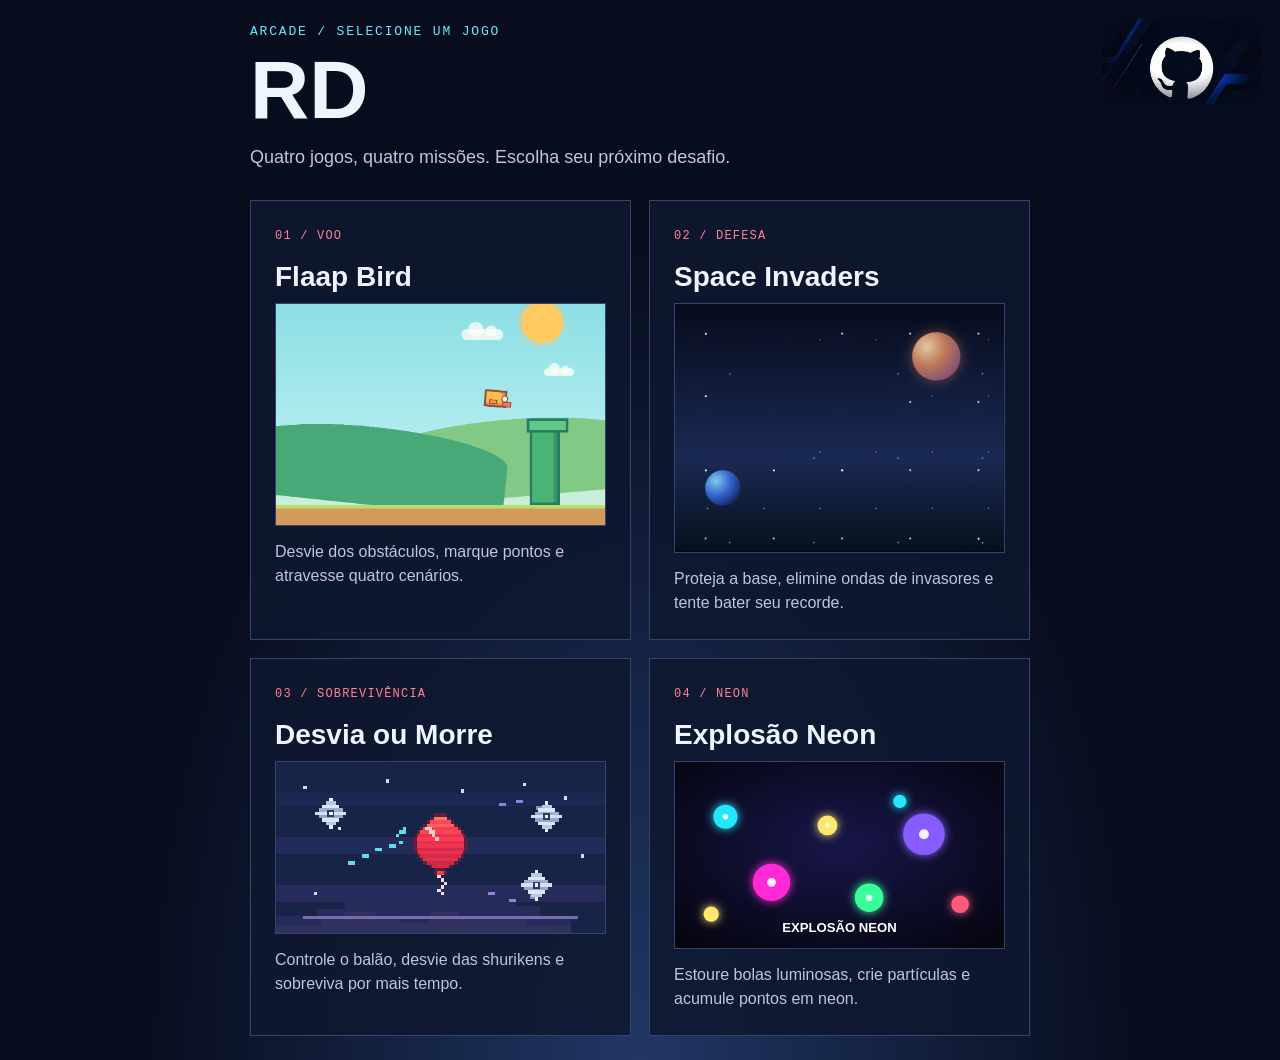
<file: index.html>
<!doctype html>
<html lang="pt-BR">
<head>
  <meta charset="utf-8">
  <meta name="viewport" content="width=device-width, initial-scale=1">
  <meta name="theme-color" content="#080d1e">
  <title>Arcade — RD</title>
  <style>
    :root {
      color-scheme: dark;
      font-family: 'Trebuchet MS', sans-serif;
      color: #eff5ff;
      background: #080d1e;
      font-synthesis: none;
      text-rendering: optimizeLegibility;
    }

    * { box-sizing: border-box; }

    body {
      min-width: 320px;
      min-height: 100vh;
      margin: 0;
      display: grid;
      place-items: center;
      padding: 24px;
      background: radial-gradient(ellipse at 50% 100%, #203765 0, transparent 55%), #080d1e;
    }

    main { width: min(100%, 780px); }

    .eyebrow {
      margin: 0 0 12px;
      color: #67eaff;
      font-family: Consolas, monospace;
      font-size: 13px;
      letter-spacing: 0.14em;
    }

    h1 {
      margin: 0;
      font-size: clamp(44px, 9vw, 82px);
      line-height: 0.95;
    }

    .intro {
      margin: 18px 0 32px;
      color: #bac7e2;
      font-size: 18px;
    }

    .games {
      display: grid;
      grid-template-columns: repeat(auto-fit, minmax(min(100%, 270px), 1fr));
      gap: 18px;
    }

    .game-card {
      display: block;
      min-height: 220px;
      padding: 24px;
      border: 1px solid #33456c;
      background: rgba(14, 23, 47, 0.88);
      color: inherit;
      text-decoration: none;
      transition: transform 160ms ease, border-color 160ms ease;
    }

    .game-card:hover {
      transform: translateY(-4px);
      border-color: #67eaff;
    }

    .game-card:focus-visible {
      outline: 3px solid #67eaff;
      outline-offset: 4px;
    }

    .game-card span {
      color: #ff8291;
      font-family: Consolas, monospace;
      font-size: 12px;
      letter-spacing: 0.1em;
    }

    .game-card h2 { margin: 18px 0 10px; font-size: 28px; }
    .game-card .game-image {
      display: block;
      width: 100%;
      height: auto;
      margin: 0 0 14px;
      border: 1px solid #33456c;
    }
    .game-card p { margin: 0; color: #bac7e2; line-height: 1.5; }

    .github-link {
      position: fixed;
      z-index: 10;
      top: 18px;
      right: 18px;
      display: block;
      width: min(160px, 22vw);
      transition: transform 160ms ease;
    }

    .github-link:hover {
      transform: translateY(-3px);
    }

    .github-link:focus-visible {
      outline: 3px solid #67eaff;
      outline-offset: 4px;
    }

    .github-link img {
      display: block;
      width: 100%;
      height: auto;
      -webkit-mask-image: radial-gradient(ellipse at center, #000 30%, transparent 100%);
      mask-image: radial-gradient(ellipse at center, #000 30%, transparent 100%);
    }

    @media (max-width: 560px) {
      .github-link {
        top: 12px;
        right: 12px;
        width: 96px;
      }
    }

    @media (prefers-reduced-motion: reduce) {
      *, *::before, *::after { transition-duration: 0.01ms !important; }
    }
  </style>
</head>
<body>
  <a class="github-link" href="https://github.com/ricardo-odc" target="_blank" rel="noopener noreferrer" aria-label="Abrir perfil de Ricardo no GitHub">
    <img src="images/github-banner.png" alt="">
  </a>
  <main>
    <p class="eyebrow">ARCADE / SELECIONE UM JOGO</p>
    <h1>RD</h1>
    <p class="intro">Quatro jogos, quatro missões. Escolha seu próximo desafio.</p>
    <nav class="games" aria-label="Jogos disponíveis">
      <a class="game-card" href="games/flap-bird/index.html">
        <span>01 / VOO</span>
        <h2>Flaap Bird</h2>
        <img class="game-image" src="games/flap-bird/images/opening-reference.png" alt="Céu do Flaap Bird com nuvens, sol, colinas e obstáculo">
        <p>Desvie dos obstáculos, marque pontos e atravesse quatro cenários.</p>
      </a>
      <a class="game-card" href="games/space-invaders/index.html">
        <span>02 / DEFESA</span>
        <h2>Space Invaders</h2>
        <img class="game-image" src="games/space-invaders/images/space-invaders-background.png" alt="Espaço estrelado com planetas">
        <p>Proteja a base, elimine ondas de invasores e tente bater seu recorde.</p>
      </a>
      <a class="game-card" href="desvia_ou_morre2/index.html">
        <span>03 / SOBREVIVÊNCIA</span>
        <h2>Desvia ou Morre</h2>
        <img class="game-image" src="desvia_ou_morre2/cover.svg" alt="Balão desviando de shurikens">
        <p>Controle o balão, desvie das shurikens e sobreviva por mais tempo.</p>
      </a>
      <a class="game-card" href="expl_neon/index.html">
        <span>04 / NEON</span>
        <h2>Explosão Neon</h2>
        <img class="game-image" src="expl_neon/preview.svg" alt="Bolinhas luminosas coloridas do jogo Explosão Neon">
        <p>Estoure bolas luminosas, crie partículas e acumule pontos em neon.</p>
      </a>
    </nav>
  </main>
</body>
</html>
</file>
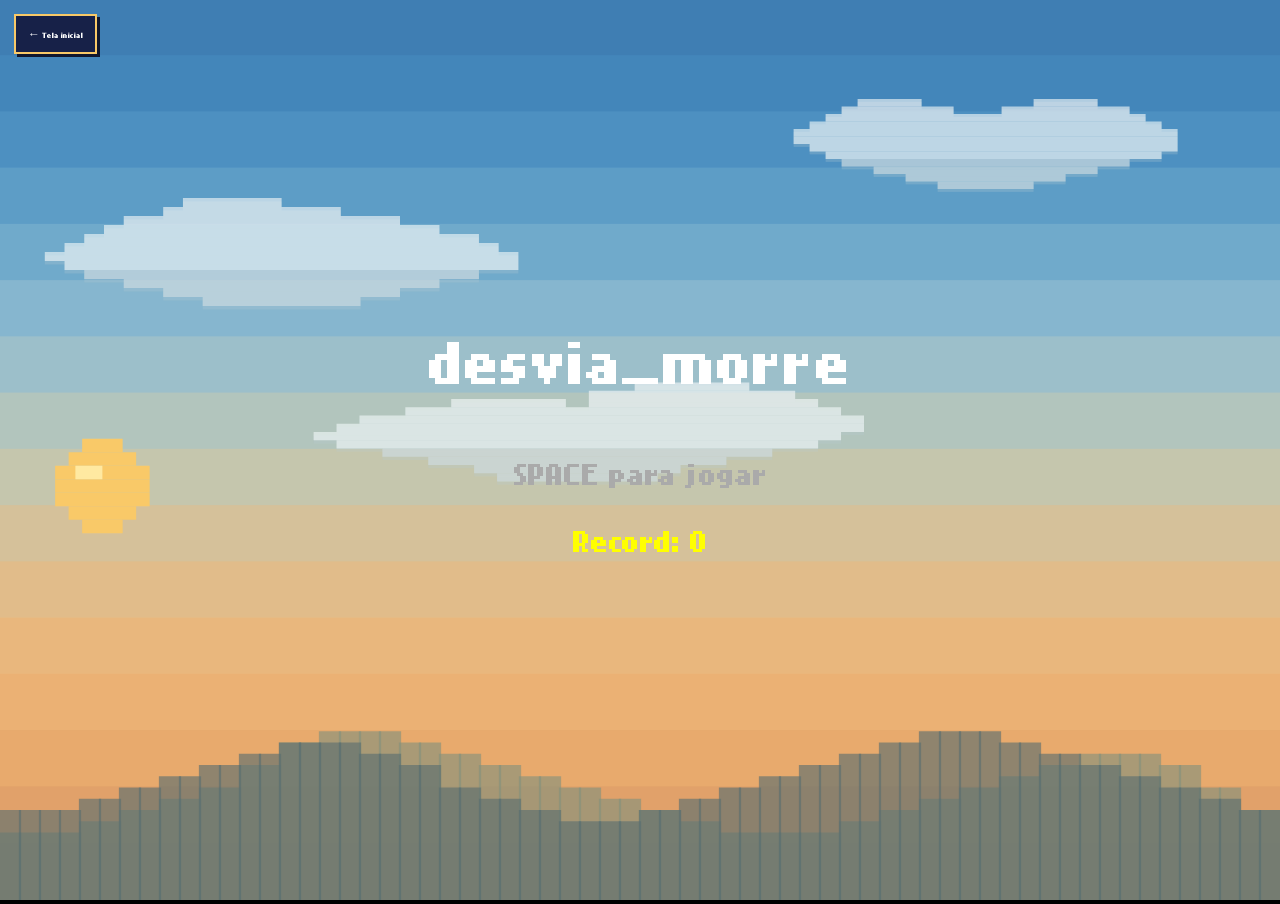
<file: desvia_ou_morre2/index.html>
<!DOCTYPE html><html><head><title>desvia_ou_morre (copy) (copy)</title><meta http-equiv="content-type" content="text/html; charset=UTF-8"><meta name="viewport" content="width=device-width, initial-scale=1.0, maximum-scale=1.0, user-scalable=no, minimal-ui=1"><meta charset="UTF-8"><meta name="mobile-web-app-capable" content="yes"><meta name="apple-mobile-web-app-capable" content="yes"><meta name="description" content=""><link rel="manifest" href="manifest.json"><link rel="icon" type="image/png" href="icon64.png"><link rel="apple-touch-icon" sizes="180x180" href="icon180.png"><link rel="icon" type="image/png" sizes="32x32" href="icon32.png"><link rel="icon" type="image/png" sizes="16x16" href="icon16.png"><style>html,body {
  margin: 0;
  padding: 0;
  background-color: #000;
  overflow:hidden;
  font-family: Verdana;
}
.noselect {
  -webkit-touch-callout: none;
  -webkit-user-select: none;
  -khtml-user-select: none;
  -moz-user-select: none;
  -ms-user-select: none;
  user-select: none;
}
#canvaswrapper {
  text-align: center ;
}
.home-link {
  position: fixed;
  z-index: 9999;
  top: 14px;
  left: 14px;
  display: inline-flex;
  min-height: 36px;
  align-items: center;
  padding: 0 12px;
  border: 2px solid #f9c968;
  color: #fff;
  background: #172148;
  box-shadow: 3px 3px 0 #10172e;
  font: 12px "BitCell", Verdana, sans-serif;
  text-decoration: none;
}
.home-link:hover, .home-link:focus-visible {
  transform: translate(2px, 2px);
  box-shadow: 1px 1px 0 #10172e;
}
.home-link:focus-visible {
  outline: 2px solid #fff;
  outline-offset: 3px;
}
</style><style>@font-face { font-family: "BitCell" ; src: url("fonts/BitCell.ttf") format("truetype"); }</style><script>window.fonts = ["BitCell"]</script></head><body class="noselect custom-cursor" oncontextmenu="return false;"><div id="canvaswrapper"></div><script type="text/javascript">var resources = {"images":[{"file":"balao_vermelho.png","version":223,"size":596,"properties":{"frames":1,"fps":5}},{"file":"ceu.png","version":85,"size":23914,"properties":{"frames":4,"fps":2}},{"file":"icon.png","version":585,"size":4718,"properties":{"frames":1,"fps":5}},{"file":"obstaculo.png","version":3,"size":438,"properties":{"frames":2,"fps":20}},{"file":"pixelify-pixelified2.png","version":1,"size":4680,"properties":{}},{"file":"variaves-balao_amarelho.png","version":14,"size":482,"properties":{"frames":1,"fps":5}},{"file":"variaves-balao_azul.png","version":14,"size":487,"properties":{"frames":1,"fps":5}},{"file":"variaves-balao_ciano.png","version":10,"size":491,"properties":{"frames":1,"fps":5}},{"file":"variaves-balao_laranja.png","version":13,"size":504,"properties":{"frames":1,"fps":5}},{"file":"variaves-balao_verde.png","version":19,"size":496,"properties":{"frames":1,"fps":5}},{"file":"variaves-sprite.png","version":12,"size":501,"properties":{"frames":1,"fps":5}},{"file":"variaves-sprite2.png","version":11,"size":494,"properties":{"frames":1,"fps":5}}],"assets":[{"file":"collaboratorchat2-messages.json","version":1,"size":55,"properties":{}},{"file":"microseq-songs-catalog.json","version":1,"size":11,"properties":{}},{"file":"scene-metadata.json","version":2,"size":2,"properties":{}}],"maps":{},"sounds":[],"music":[]};
var graphics = "M1";

</script><script type="text/javascript">var orientation = 'any' ;
var aspect = 'free' ;
var ms_libs = [] ;
window.skip_service_worker = true;
window.exported_project = true;
window.ms_use_server = false ;
</script><script src="runner.js"></script><script src="brython.js"></script><script src="brython_stdlib.js"></script><script src="microengine.js"></script></body><script type="text/python">from browser import window
import traceback
import sys

def execute(str,filename):
  try:
    code = compile(str,filename,"exec")
    return exec(code,globals())
  except BaseException as err:
    exp = traceback.format_exception(err)
    sys.stderr.write(exp)
  except Error as err:
    exp = traceback.format_exception(err)
    sys.stderr.write(exp)

window.python = execute
window.glob = globals()
window.pythonLoaded()
</script><script>window.pythonLoaded = function() {
  window.player = new Player() ;
  document.body.focus() ;
}
window.addEventListener("load",function() {
  var homeLink = document.createElement("a");
  homeLink.className = "home-link";
  homeLink.href = "../index.html";
  homeLink.textContent = "← Tela inicial";
  document.body.appendChild(homeLink);
  brython() ;
}) ;

</script><script id="code" type="text/x-microscript">

import random
import math
# ============================
# SKINS (8 opções)
# crie sprites com esses nomes no microStudio
# ============================
SKINS = [
  "balao_vermelho", "variaves/balao_azul",
  "variaves/balao_verde", "variaves/balao_amarelho",
  "variaves/sprite", "variaves/sprite2",
  "variaves/balao_laranja", "variaves/balao_ciano",
]
# posições da grade: 4 colunas x 2 linhas
GRID_COLS = 4
CELL      = 38   # tamanho da célula (área de toque)
DURACAO_DIA = 60 * 60
DURACAO_POR_DO_SOL = 20 * 60
DURACAO_NOITE = 2 * 60 * 60
DURACAO_NASCER_DO_SOL = 28 * 60
DURACAO_CICLO_CEU = DURACAO_DIA + DURACAO_POR_DO_SOL + DURACAO_NOITE + DURACAO_NASCER_DO_SOL
ESTRELAS = [
  (-0.43, 0.31), (-0.31, 0.42), (-0.18, 0.27), (-0.04, 0.39),
  (0.08, 0.28), (0.21, 0.43), (0.36, 0.32), (0.45, 0.12),
  (-0.39, -0.02), (-0.22, 0.08), (-0.08, -0.09), (0.12, 0.06),
  (0.29, -0.08), (0.41, -0.19), (-0.31, -0.24), (0.04, -0.31),
]
NUVENS = [
  (-0.28, 0.22, 0.37, 0.12, 0.006, 0),
  (0.27, 0.34, 0.30, 0.10, -0.005, 1),
  (-0.04, 0.02, 0.43, 0.11, 0.004, 2),
]
NUVENS_PIXEL = [
  [
    [(7, 12)], [(6, 15)], [(4, 18)], [(3, 20)],
    [(2, 22)], [(1, 23)], [(0, 24)], [(1, 24)],
    [(2, 22)], [(4, 20)], [(6, 18)], [(8, 16)],
  ],
  [
    [(4, 8), (15, 19)], [(3, 10), (13, 21)], [(2, 22)],
    [(1, 23)], [(0, 24)], [(0, 24)], [(1, 24)],
    [(2, 23)], [(3, 21)], [(5, 19)], [(7, 17)], [(9, 15)],
  ],
  [
    [(14, 19)], [(12, 21)], [(6, 11), (12, 22)],
    [(4, 23)], [(2, 24)], [(1, 24)], [(0, 23)],
    [(1, 22)], [(3, 20)], [(5, 18)], [(7, 16)], [(8, 15)],
  ],
]
CEU_DIA = [
  "#3f7eb3", "#4386ba", "#4d90c1", "#5d9dc6",
  "#70aacb", "#86b6cf", "#9cbfca", "#b2c5bd",
  "#c5c6ad", "#d5c19a", "#e1bc8a", "#e9b77d",
  "#ebb174", "#e8aa6d", "#e1a16a", "#d99b69",
]
CEU_NOITE = [
  "#11172e", "#141b36", "#18213f", "#1d2748",
  "#232d4f", "#293353", "#2e3958", "#333f5e",
  "#384464", "#3d4a69", "#424f6e", "#475474",
  "#4c5a79", "#515f7e", "#566483", "#5b6988",
]
CEU_ENTARDECER = [
  "#44385e", "#514063", "#614668", "#744c6b",
  "#89546d", "#a05d6d", "#b6676b", "#ca7169",
  "#db7c6a", "#e78870", "#ed9677", "#f0a27d",
  "#eda980", "#e6a77a", "#dc9f73", "#d3976d",
]
SOL_PIXEL = [
  "0011100", "0111110", "1111111", "1111111",
  "1111111", "0111110", "0011100",
]
LUA_PIXEL = [
  "0011100", "0111110", "1111110", "1111110",
  "0111100", "0011000", "0000000",
]
COLINA_DISTANTE = [
  6, 6, 7, 8, 9, 10, 12, 14, 15, 15, 14, 13, 12, 11, 10, 9,
  8, 7, 6, 6, 6, 7, 8, 9, 10, 11, 12, 13, 13, 12, 10, 8,
]
COLINA_PROXIMA = [
  8, 8, 9, 10, 11, 12, 13, 14, 14, 13, 12, 10, 9, 8, 7, 7,
  8, 9, 10, 11, 12, 13, 14, 15, 15, 14, 13, 12, 11, 10, 9, 8,
]
# ============================
# AUXILIARES
# ============================
def chave(clica):
  return getattr(keyboard, clica, 0)
def captura(x, y, a, l):
  return (touch.touching and
    mouse.x > x - l/2 and mouse.x < x + l/2 and
    mouse.y > y - a/2 and mouse.y < y + a/2)
def celula_pos(i):
  # devolve (x, y) da célula i na grade
  col = i % GRID_COLS
  lin = i // GRID_COLS
  x = -57 + col * CELL
  y = 25 - lin * 50
  return x, y
def apertou(k):
  # detecta o "clique" da tecla (só dispara 1 vez)
  global teclas_prev
  agora = chave(k) > 0
  antes = teclas_prev.get(k, False)
  teclas_prev[k] = agora
  return agora and not antes
def tocou():
  # detecta o "clique" do toque (só dispara 1 vez)
  global toque_prev
  agora = touch.touching
  antes = toque_prev
  toque_prev = agora
  return agora and not antes
def locariza_x():
  return (int(random.random() * 11) - 5) * 16
def rotacao_aleatoria():
  return (5 + random.random() * 7) * (1 if random.random() < 0.5 else -1)
def desenha_obstaculo(x, y, largura, altura, angulo):
  screen.setDrawRotation(angulo)
  screen.drawSprite("obstaculo", x, y, largura, altura)
  screen.setDrawRotation(0)
def nivel_noite():
  tempo = sky_frames % DURACAO_CICLO_CEU
  if tempo < DURACAO_DIA:
    return 0
  if tempo < DURACAO_DIA + DURACAO_POR_DO_SOL:
    return (tempo - DURACAO_DIA) / DURACAO_POR_DO_SOL
  if tempo < DURACAO_DIA + DURACAO_POR_DO_SOL + DURACAO_NOITE:
    return 1
  return 1 - (tempo - DURACAO_DIA - DURACAO_POR_DO_SOL - DURACAO_NOITE) / DURACAO_NASCER_DO_SOL
def intensidade_entardecer():
  tempo = sky_frames % DURACAO_CICLO_CEU
  inicio_amanhecer = DURACAO_DIA + DURACAO_POR_DO_SOL + DURACAO_NOITE
  if DURACAO_DIA <= tempo < DURACAO_DIA + DURACAO_POR_DO_SOL:
    progresso = (tempo - DURACAO_DIA) / DURACAO_POR_DO_SOL
    return math.sin(math.pi * progresso)
  if inicio_amanhecer <= tempo:
    progresso = (tempo - inicio_amanhecer) / DURACAO_NASCER_DO_SOL
    return math.sin(math.pi * progresso)
  return 0
def posicao_sol(largura, altura):
  tempo = sky_frames % DURACAO_CICLO_CEU
  fim_entardecer = DURACAO_DIA + DURACAO_POR_DO_SOL
  inicio_amanhecer = fim_entardecer + DURACAO_NOITE
  if tempo <= fim_entardecer:
    progresso = tempo / fim_entardecer
    x = -largura * 0.42 + largura * 0.84 * progresso
    y = -altura * 0.04 + altura * 0.48 * math.sin(math.pi * progresso)
    return x, y
  if tempo < inicio_amanhecer:
    return largura * 0.42, -altura * 0.28
  progresso = (tempo - inicio_amanhecer) / DURACAO_NASCER_DO_SOL
  return -largura * 0.42, -altura * 0.28 + altura * 0.24 * progresso
def posicao_lua(largura, altura):
  tempo = sky_frames % DURACAO_CICLO_CEU
  duracao_visivel = DURACAO_POR_DO_SOL + DURACAO_NOITE + DURACAO_NASCER_DO_SOL
  progresso = (tempo - DURACAO_DIA) / duracao_visivel
  progresso = max(0, min(1, progresso))
  x = -largura * 0.42 + largura * 0.84 * progresso
  y = -altura * 0.22 + altura * 0.5 * math.sin(math.pi * progresso)
  return x, y
def mistura_cor(cor1, cor2, progresso):
  progresso = max(0, min(1, progresso))
  vermelho = int(cor1[1:3], 16) + (int(cor2[1:3], 16) - int(cor1[1:3], 16)) * progresso
  verde = int(cor1[3:5], 16) + (int(cor2[3:5], 16) - int(cor1[3:5], 16)) * progresso
  azul = int(cor1[5:7], 16) + (int(cor2[5:7], 16) - int(cor1[5:7], 16)) * progresso
  return "#%02x%02x%02x" % (int(vermelho), int(verde), int(azul))
def desenha_mascara_pixel(mascara, centro_x, centro_y, tamanho, cor):
  celula = tamanho / len(mascara)
  for linha in range(len(mascara)):
    pixels = mascara[linha]
    inicio = pixels.find("1")
    fim = pixels.rfind("1")
    if inicio < 0:
      continue
    largura_linha = (fim - inicio + 1) * celula
    x_linha = centro_x + (inicio + fim + 1 - len(pixels)) * celula / 2
    y_linha = centro_y + tamanho / 2 - (linha + 0.5) * celula
    screen.fillRect(x_linha, y_linha, largura_linha, celula, cor)
def desenha_sol_pixel(x, y, brilho):
  screen.setAlpha(brilho)
  desenha_mascara_pixel(SOL_PIXEL, x, y, 21, "#f9c968")
  screen.fillRect(x - 3, y + 3, 6, 3, "#ffe9a1")
def desenha_colina(perfil, cor):
  colunas = 64
  largura_pixel = screen.width / colunas
  altura_pixel = screen.height / 80
  for coluna in range(colunas):
    indice = int(coluna * len(perfil) / colunas)
    altura_colina = perfil[indice] * altura_pixel
    x = -screen.width / 2 + (coluna + 0.5) * largura_pixel
    y = -screen.height / 2 + altura_colina / 2
    screen.fillRect(x, y, largura_pixel + 0.5, altura_colina, cor)
def desenha_nuvem(centro_x, centro_y, largura, altura, velocidade, formato, noite):
  x = (centro_x * screen.width + sky_frames * velocidade + screen.width * 0.75) % (screen.width * 1.5) - screen.width * 0.75
  y = centro_y * screen.height
  mascara = NUVENS_PIXEL[formato]
  altura_pixel = altura / len(mascara)
  largura_pixel = largura / 24
  opacidade = 0.2 + (1 - noite) * 0.42
  cor_base = mistura_cor("#f3f8f8", "#8996ad", noite)
  cor_sombra = mistura_cor("#b5c8d2", "#525f7c", noite)
  for linha in range(len(mascara)):
    y_linha = y + altura / 2 - (linha + 0.5) * altura_pixel
    for inicio, fim in mascara[linha]:
      largura_linha = (fim - inicio) * largura_pixel
      x_linha = x + (inicio + fim - 24) * largura_pixel / 2
      screen.setAlpha(opacidade * 0.42)
      screen.fillRect(x_linha, y_linha - altura_pixel * 0.38, largura_linha, altura_pixel, cor_sombra)
      cor = mistura_cor(cor_base, "#ffffff", 0.2) if linha < 3 else cor_base
      if linha >= 8:
        cor = mistura_cor(cor_base, cor_sombra, 0.55)
      screen.setAlpha(opacidade)
      screen.fillRect(x_linha, y_linha, largura_linha, altura_pixel, cor)
def desenha_fundo():
  largura = screen.width
  altura = screen.height
  noite = nivel_noite()
  entardecer = intensidade_entardecer()
  altura_faixa = altura / len(CEU_DIA)
  for faixa in range(len(CEU_DIA)):
    cor = mistura_cor(CEU_DIA[faixa], CEU_NOITE[faixa], noite)
    cor = mistura_cor(cor, CEU_ENTARDECER[faixa], entardecer)
    y = altura / 2 - (faixa + 0.5) * altura_faixa
    screen.fillRect(0, y, largura, altura_faixa + 0.5, cor)

  sol_x, sol_y = posicao_sol(largura, altura)
  desenha_sol_pixel(sol_x, sol_y, 1 - noite)
  lua_x, lua_y = posicao_lua(largura, altura)
  screen.setAlpha(noite)
  desenha_mascara_pixel(LUA_PIXEL, lua_x, lua_y, 19, "#f5f0d7")
  for indice in range(len(ESTRELAS)):
    x, y = ESTRELAS[indice]
    brilho = 0.45 + 0.55 * (0.5 + 0.5 * math.sin(sky_frames * 0.01 + indice * 1.7))
    screen.setAlpha(noite * brilho)
    tamanho = 1.4 + (indice % 3) * 0.6
    screen.fillRect(x * largura, y * altura, tamanho, tamanho, "#f4f4e8")

  for indice in range(len(NUVENS)):
    centro_x, centro_y, proporcao_largura, proporcao_altura, velocidade, formato = NUVENS[indice]
    desenha_nuvem(centro_x, centro_y, largura * proporcao_largura, altura * proporcao_altura, velocidade, formato, noite)

  cor_distante = mistura_cor("#83917c", "#40516c", noite)
  cor_distante = mistura_cor(cor_distante, "#a26e70", entardecer)
  cor_proxima = mistura_cor("#596f70", "#293954", noite)
  cor_proxima = mistura_cor(cor_proxima, "#795566", entardecer)
  desenha_colina(COLINA_DISTANTE, cor_distante)
  desenha_colina(COLINA_PROXIMA, cor_proxima)
  screen.setAlpha(1.0)
def aperta_comeca():
  return {
    "x":     locariza_x(),
    "y":     120,
    "angle": 0,
    "speed": int(random.random() * 2) + 2,
    "spin":  rotacao_aleatoria(),
    "state": "warning",
    "timer": 40,
  }
def reset(b):
  b["x"]     = locariza_x()
  b["y"]     = 120
  b["angle"] = 0
  b["spin"]  = rotacao_aleatoria()
  b["state"] = "warning"
  b["timer"] = 40
# ============================
# INIT
# ============================
def init():
  global heroi, shurikens, pontos, spedrun, sky_frames
  global apareca_GO, estado, skin_sel
  heroi = {"x": 0, "y": -35, "h": 44, "w": 23,
           "targetX": 0, "moving": False, "frame": 0}
  spedrun    = storage.get("bestScore") or 0
  skin_sel   = storage.get("skin") or 0   # lembra a última skin
  pontos     = 0
  sky_frames = 0
  apareca_GO = False
  estado     = "menu"
  shurikens = [aperta_comeca() for _ in range(3)]
# ============================
# GLOBAIS
# ============================
heroi       = {}
shurikens   = []
pontos      = 0
sky_frames  = 0
spedrun     = 0
apareca_GO  = False
estado      = "menu"
skin_sel    = 0
teclas_prev = {}
toque_prev  = False
init()  # ← popula tudo antes do primeiro frame
# ============================
# UPDATE
# ============================
def update():
  global estado, pontos, spedrun, apareca_GO, skin_sel, sky_frames
  if estado == "menu":
    if apertou("SPACE") or (tocou() and captura(0, 0, 200, 200)):
      estado = "escolha"
  elif estado == "escolha":
    # navegação pelo teclado
    if apertou("LEFT") or apertou("A"):
      skin_sel = (skin_sel - 1) % len(SKINS)
    if apertou("RIGHT") or apertou("D"):
      skin_sel = (skin_sel + 1) % len(SKINS)
    if apertou("UP") or apertou("W"):
      skin_sel = (skin_sel - GRID_COLS) % len(SKINS)
    if apertou("DOWN") or apertou("S"):
      skin_sel = (skin_sel + GRID_COLS) % len(SKINS)
    # toque: tocar numa célula seleciona ela
    if tocou():
      for i in range(len(SKINS)):
        cx, cy = celula_pos(i)
        if captura(cx, cy, CELL, CELL):
          skin_sel = i
      # botão JOGAR embaixo
      if captura(0, -75, 25, 100):
        storage.set("skin", skin_sel)
        estado = "jogo"
    # SPACE confirma a skin atual
    if apertou("SPACE"):
      storage.set("skin", skin_sel)
      estado = "jogo"
  elif estado == "jogo":
    sky_frames += 1
    if chave("LEFT") or chave("A"):
      heroi["x"] -= 2
    if chave("RIGHT") or chave("D"):
      heroi["x"] += 2
    heroi["x"] = max(-80, min(80, heroi["x"]))
    for b in shurikens:
      if "x" not in b:
        continue
      if b["state"] == "warning":
        b["angle"] = (b["angle"] + b["spin"] * 0.65) % 360
        b["timer"] -= 1
        if b["timer"] <= 0:
          b["state"] = "caindo"
      elif b["state"] == "caindo":
        b["y"]     -= b["speed"]
        b["angle"]  = (b["angle"] + b["spin"]) % 360
        dx = abs(b["x"] - heroi["x"])
        dy = abs(b["y"] - heroi["y"])
        if dx < 10 and dy < 10:
          apareca_GO = True
          estado = "gameover"
        if b["y"] < -130:
          reset(b)
          pontos += 1
    if pontos > spedrun:
      spedrun = pontos
      storage.set("bestScore", spedrun)
  elif estado == "gameover":
    if apertou("SPACE") or (tocou() and captura(0, 0, 200, 200)):
      init()
# ============================
# DRAW
# ============================
def draw():
  screen.clear()
  screen.setPixelated(1)
  desenha_fundo()
  if estado == "menu":
    screen.drawText("desvia_morre", 0, 20, 16, "#fff")
    screen.drawText("SPACE para jogar", 0, -5, 8, "#aaa")
    screen.drawText("Record: " + str(spedrun), 0, -20, 8, "#ff0")
  elif estado == "escolha":
    screen.drawText("Escolha a cor do balão", 0, 70, 10, "#fff")
    for i in range(len(SKINS)):
      cx, cy = celula_pos(i)
      # moldura: amarela na skin selecionada, cinza nas outras
      if i == skin_sel:
        screen.drawRect(cx, cy, CELL, CELL, "#ff0")
      else:
        screen.drawRect(cx, cy, CELL, CELL, "#555")
      screen.drawSprite(SKINS[i], cx, cy, 20, 38)
    screen.drawText("JOGAR", 0, -75, 12, "#0f0")
    screen.drawText("setas = mudar | SPACE = confirmar", 0, -95, 6, "#aaa")
  elif estado == "jogo":
    screen.drawSprite(SKINS[skin_sel], heroi["x"], heroi["y"], heroi["w"], heroi["h"])
    for b in shurikens:
      if "x" not in b:
        continue
      if b["state"] == "warning":
        progresso = 40 - b["timer"]
        pulso = 1 + 0.16 * math.sin(progresso * 0.38)
        screen.setAlpha(0.3 + 0.22 * (1 + math.sin(progresso * 0.38)) / 2)
        desenha_obstaculo(b["x"], 90, 16 * pulso, 16 * pulso, b["angle"])
        screen.setAlpha(1.0)
        screen.drawText("!", b["x"], 90, 12, "#f80")
      elif b["state"] == "caindo":
        pulso = 1 + 0.1 * math.sin(b["angle"] * 0.06)
        screen.setAlpha(0.16)
        desenha_obstaculo(b["x"], b["y"] + 14, 16, 16, b["angle"] - b["spin"] * 2)
        screen.setAlpha(0.34)
        desenha_obstaculo(b["x"], b["y"] + 7, 15, 15, b["angle"] - b["spin"])
        screen.setAlpha(1.0)
        desenha_obstaculo(b["x"], b["y"], 16 * pulso, 16 * pulso, b["angle"])
    screen.drawText("Pontos: " + str(pontos), -70, 80, 8, "#fff")
    screen.drawText("Record: " + str(spedrun), 50, 80, 8, "#ff0")
  elif estado == "gameover":
    screen.drawText("GAME OVER", 0, 20, 16, "#f00")
    screen.drawText("Pontos: " + str(pontos), 0, 0, 10, "#fff")
    screen.drawText("SPACE para reiniciar", 0, -20, 8, "#aaa")

</script></html>
</file>
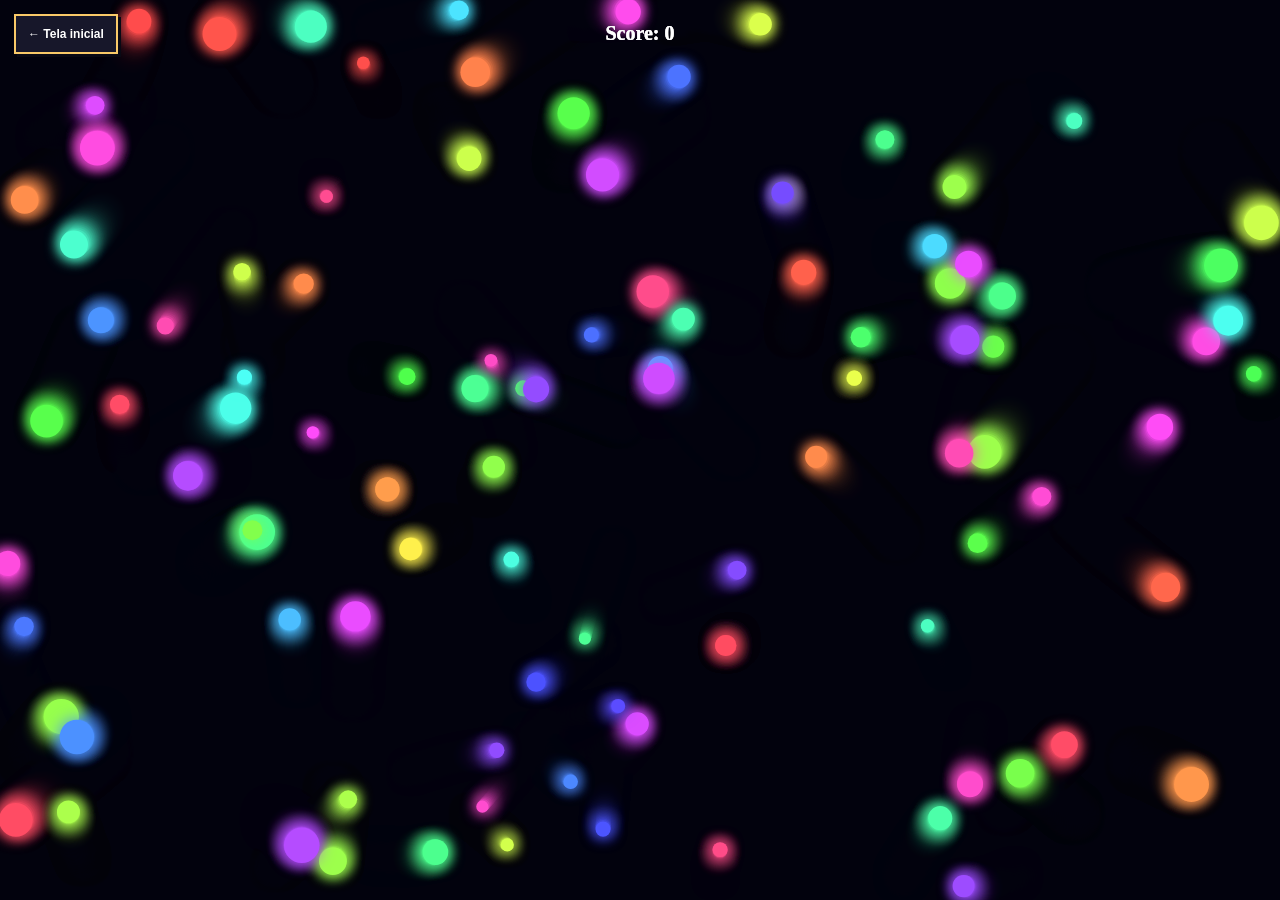
<file: expl_neon/index.html>
<!doctype html>
<html lang="pt-BR">
<head>
  <meta charset="utf-8">
  <meta name="viewport" content="width=device-width, initial-scale=1">
  <title>Explosão Neon</title>
  <style>
    html, body {
      width: 100%;
      height: 100%;
      margin: 0;
      overflow: hidden;
      background: #050510;
      font-family: 'Trebuchet MS', sans-serif;
    }
    canvas {
      display: block;
      width: 100%;
      height: 100%;
      cursor: crosshair;
    }
    .home-link {
      position: fixed;
      z-index: 10;
      top: 14px;
      left: 14px;
      display: inline-flex;
      min-height: 36px;
      align-items: center;
      padding: 0 12px;
      border: 2px solid #f9c968;
      color: #fff;
      background: #17172a;
      box-shadow: 3px 3px 0 #090914;
      font: 700 12px 'Trebuchet MS', sans-serif;
      text-decoration: none;
      transition: transform 150ms ease, box-shadow 150ms ease;
    }
    .home-link:hover, .home-link:focus-visible {
      transform: translate(2px, 2px);
      box-shadow: 1px 1px 0 #090914;
    }
    .home-link:focus-visible {
      outline: 2px solid #fff;
      outline-offset: 3px;
    }
  </style>
</head>
<body>
  <canvas id="game" aria-label="Jogo Explosão Neon"></canvas>
  <a class="home-link" href="../index.html">← Tela inicial</a>
  <script>
    const canvas = document.querySelector('#game');
    const context = canvas.getContext('2d');
    const balls = [];
    const particles = [];
    let score = 0;

    function resize() {
      canvas.width = window.innerWidth;
      canvas.height = window.innerHeight;
      context.fillStyle = '#050510';
      context.fillRect(0, 0, canvas.width, canvas.height);
    }

    function randomBall() {
      return {
        x: Math.random() * canvas.width,
        y: Math.random() * canvas.height,
        radius: 6 + Math.random() * 12,
        hue: Math.floor(Math.random() * 360),
        vx: (Math.random() - 0.5) * 3,
        vy: (Math.random() - 0.5) * 3
      };
    }

    window.addEventListener('resize', resize);
    resize();

    for (let i = 0; i < 100; i += 1) {
      balls.push(randomBall());
    }

    canvas.addEventListener('pointerdown', (event) => {
      const rect = canvas.getBoundingClientRect();
      const x = event.clientX - rect.left;
      const y = event.clientY - rect.top;
      let targetIndex = -1;
      let nearestDistance = Infinity;
      for (let i = 0; i < balls.length; i += 1) {
        const ball = balls[i];
        const distance = Math.hypot(x - ball.x, y - ball.y);
        if (distance <= ball.radius + 16 && distance < nearestDistance) {
          targetIndex = i;
          nearestDistance = distance;
        }
      }

      if (targetIndex === -1) return;

      const [ball] = balls.splice(targetIndex, 1);
      score += 1;
      for (let newBall = 0; newBall < 4; newBall += 1) {
        balls.push(randomBall());
      }
      for (let particleIndex = 0; particleIndex < 15; particleIndex += 1) {
        const angle = Math.random() * Math.PI * 2;
        const speed = 1 + Math.random() * 4;
        particles.push({
          x: ball.x,
          y: ball.y,
          vx: Math.cos(angle) * speed,
          vy: Math.sin(angle) * speed,
          radius: 2 + Math.random() * 3,
          alpha: 1,
          hue: ball.hue
        });
      }
    });

    function draw() {
      context.fillStyle = 'rgba(5, 5, 16, 0.18)';
      context.fillRect(0, 0, canvas.width, canvas.height);

      for (const ball of balls) {
        ball.x += ball.vx;
        ball.y += ball.vy;
        ball.vx += (Math.random() - 0.5) * 0.08;
        ball.vy += (Math.random() - 0.5) * 0.08;
        ball.vx = Math.max(-2.5, Math.min(2.5, ball.vx));
        ball.vy = Math.max(-2.5, Math.min(2.5, ball.vy));
        if (ball.x < ball.radius || ball.x > canvas.width - ball.radius) ball.vx *= -1;
        if (ball.y < ball.radius || ball.y > canvas.height - ball.radius) ball.vy *= -1;

        context.shadowBlur = 16;
        context.shadowColor = `hsl(${ball.hue}, 100%, 65%)`;
        context.fillStyle = `hsl(${ball.hue}, 100%, 65%)`;
        context.beginPath();
        context.arc(ball.x, ball.y, ball.radius, 0, Math.PI * 2);
        context.fill();
      }

      context.shadowBlur = 0;
      for (let i = particles.length - 1; i >= 0; i -= 1) {
        const particle = particles[i];
        particle.x += particle.vx;
        particle.y += particle.vy;
        particle.alpha -= 0.05;
        context.globalAlpha = particle.alpha;
        context.fillStyle = `hsl(${particle.hue}, 100%, 65%)`;
        context.beginPath();
        context.arc(particle.x, particle.y, particle.radius, 0, Math.PI * 2);
        context.fill();
        if (particle.alpha <= 0) particles.splice(i, 1);
      }

      context.globalAlpha = 1;
      context.fillStyle = '#fff';
      context.font = '600 20px Trebuchet MS';
      context.textAlign = 'center';
      context.fillText(`Score: ${score}`, canvas.width / 2, 40);
      window.requestAnimationFrame(draw);
    }

    draw();
  </script>
</body>
</html>
</file>
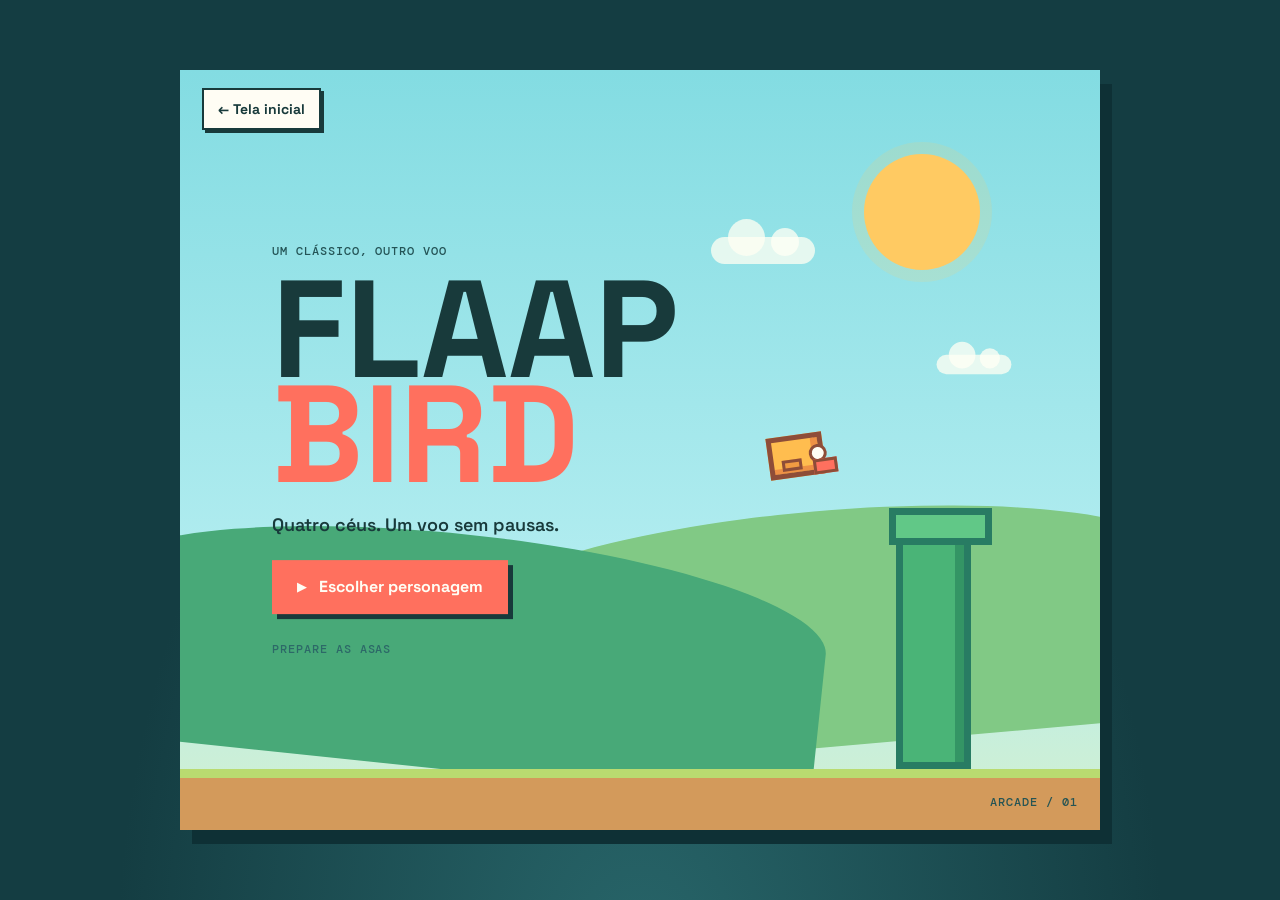
<file: games/flap-bird/index.html>
<!doctype html>
<html lang="pt-BR">
<head>
  <meta charset="utf-8">
  <meta name="viewport" content="width=device-width, initial-scale=1">
  <meta name="theme-color" content="#83dce2">
  <title>Flaap Bird</title>
  <link rel="stylesheet" href="css/style.css">
  <script src="js/game.js" defer></script>
  <script src="js/ui.js" defer></script>
</head>
<body>
  <div class="mini-game-page">
    <main class="game-shell" data-flap-bird-root>
      <section class="screen opening" id="opening-screen" aria-labelledby="game-title">
        <a class="home-link" href="../../index.html">← Tela inicial</a>
        <div class="sun" aria-hidden="true"></div>
        <div class="cloud cloud-one" aria-hidden="true"></div>
        <div class="cloud cloud-two" aria-hidden="true"></div>
        <div class="hill hill-back" aria-hidden="true"></div>
        <div class="hill hill-front" aria-hidden="true"></div>
        <div class="pipe pipe-opening" aria-hidden="true"></div>
        <div class="bird bird-opening" aria-hidden="true"><span></span></div>
        <div class="ground" aria-hidden="true"></div>

        <div class="opening-content">
          <p class="eyebrow">UM CLÁSSICO, OUTRO VOO</p>
          <h1 id="game-title">FLAAP<br><span>BIRD</span></h1>
          <p class="opening-copy">Quatro céus. Um voo sem pausas.</p>
          <button class="play-button" id="start-button" type="button">
            <span aria-hidden="true">▶</span> Escolher personagem
          </button>
          <p class="credit-line">PREPARE AS ASAS</p>
        </div>
        <p class="version-mark">ARCADE / 01</p>
      </section>

      <section class="screen character-screen" id="character-screen" aria-labelledby="character-title" hidden>
        <a class="home-link" href="../../index.html">← Tela inicial</a>
        <div class="character-content">
          <p class="eyebrow">ESCOLHA SEU VOADOR</p>
          <h1 class="character-title" id="character-title">Quem vai voar?</h1>
          <div class="character-grid" role="group" aria-label="Personagens disponíveis">
            <button class="character-card selected" type="button" data-character="blue-dragon" aria-pressed="true">
              <span class="character-icon" aria-hidden="true">🐉</span>
              <strong>Dragão azul</strong>
              <span class="character-detail">Asas prontas para a aventura</span>
            </button>
            <button class="character-card" type="button" data-character="chicken" aria-pressed="false">
              <span class="character-icon" aria-hidden="true">🐔</span>
              <strong>Galinha</strong>
              <span class="character-detail">Pequena, rápida e corajosa</span>
            </button>
            <button class="character-card" type="button" data-character="shadow-dragon" aria-pressed="false">
              <span class="character-icon" aria-hidden="true">🐲</span>
              <strong>Dragão das sombras</strong>
              <span class="character-detail">Um dragão original da noite</span>
            </button>
            <button class="character-card" type="button" data-character="water" aria-pressed="false">
              <span class="character-icon" aria-hidden="true">💧</span>
              <strong>Água</strong>
              <span class="character-detail">Elemento água</span>
            </button>
            <button class="character-card" type="button" data-character="fire" aria-pressed="false">
              <span class="character-icon" aria-hidden="true">🔥</span>
              <strong>Fogo</strong>
              <span class="character-detail">Elemento fogo</span>
            </button>
            <button class="character-card" type="button" data-character="earth" aria-pressed="false">
              <span class="character-icon" aria-hidden="true">🌱</span>
              <strong>Terra</strong>
              <span class="character-detail">Elemento terra</span>
            </button>
            <button class="character-card" type="button" data-character="air" aria-pressed="false">
              <span class="character-icon" aria-hidden="true">🌪️</span>
              <strong>Ar</strong>
              <span class="character-detail">Elemento ar</span>
            </button>
          </div>
          <div class="character-actions">
            <button class="back-button" id="character-back" type="button">Voltar</button>
            <button class="play-button" id="character-continue" type="button">
              <span aria-hidden="true">▶</span> Jogar
            </button>
          </div>
        </div>
        <p class="version-mark">ARCADE / 01</p>
      </section>

      <section class="screen game-screen" id="game-screen" aria-label="Flaap Bird: jogo" hidden>
        <a class="home-link" href="../../index.html">← Tela inicial</a>
        <canvas id="game-canvas" aria-label="Área de jogo. Clique, toque ou pressione Espaço para voar."></canvas>
        <header class="game-hud" aria-live="polite">
          <button class="menu-button" id="menu-button" type="button" aria-label="Voltar ao menu" title="Voltar ao menu">←</button>
          <div class="hud-stat">
            <span class="hud-label">FASE</span>
            <strong id="phase-value">1 / 4</strong>
            <span class="hud-detail" id="phase-detail">12:00 · DIA</span>
          </div>
          <div class="hud-stat hud-score">
            <span class="hud-label">PONTOS</span>
            <strong id="score-value">0</strong>
          </div>
          <div class="hud-stat hud-time">
            <span class="hud-label">TEMPO DE JOGO</span>
            <strong id="elapsed-value">00:00</strong>
          </div>
        </header>
        <div class="game-overlay" id="game-overlay" aria-live="polite">
          <p class="eyebrow" id="overlay-eyebrow">FASE 1 · 12:00 · DIA</p>
          <h2 id="overlay-title">Pronto para voar?</h2>
          <p id="overlay-copy">Clique, toque ou pressione Espaço para começar.</p>
          <div class="overlay-stats" id="overlay-stats" hidden>
            <div>
              <span>PONTOS</span>
              <strong id="overlay-score-value">0</strong>
            </div>
            <div>
              <span>RECORDE</span>
              <strong id="overlay-best-value">0</strong>
            </div>
          </div>
          <button class="play-button" id="overlay-action" type="button">Começar voo</button>
        </div>
        <p class="version-mark">ARCADE / 01</p>
      </section>
    </main>
  </div>
</body>
</html>
</file>
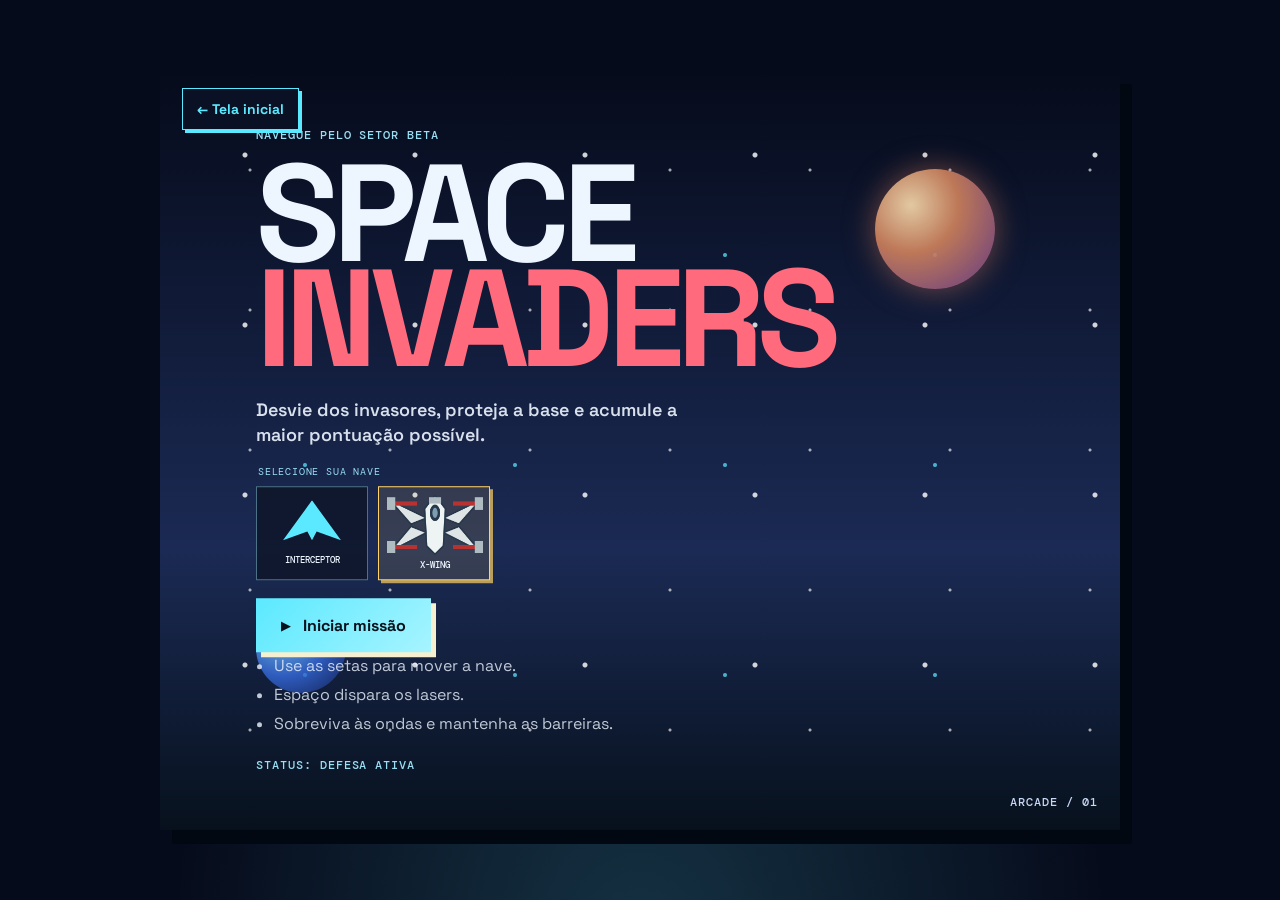
<file: games/space-invaders/index.html>
<!doctype html>
<html lang="pt-BR">
<head>
  <meta charset="utf-8">
  <meta name="viewport" content="width=device-width, initial-scale=1">
  <meta name="theme-color" content="#060b1b">
  <title>Space Invaders</title>
  <link rel="stylesheet" href="css/style.css">
  <script src="js/game.js" defer></script>
  <script src="js/ui.js" defer></script>
</head>
<body>
  <div class="mini-game-page">
    <main class="game-shell" data-space-invaders-root>
      <section class="screen opening" id="opening-screen" aria-labelledby="game-title">
        <a class="home-link" href="../../index.html">← Tela inicial</a>
        <div class="starfield" aria-hidden="true"></div>
        <div class="planet planet-one" aria-hidden="true"></div>
        <div class="planet planet-two" aria-hidden="true"></div>

        <div class="opening-content">
          <p class="eyebrow">NAVEGUE PELO SETOR BETA</p>
          <h1 id="game-title">SPACE<br><span>INVADERS</span></h1>
          <p class="opening-copy">Desvie dos invasores, proteja a base e acumule a maior pontuação possível.</p>
          <fieldset class="ship-picker" aria-label="Escolha sua nave">
            <legend>SELECIONE SUA NAVE</legend>
            <div class="ship-options">
              <button class="ship-option" type="button" data-player-choice="classic" aria-pressed="false">
                <span class="ship-preview ship-preview-classic" aria-hidden="true"></span>
                <strong>INTERCEPTOR</strong>
              </button>
              <button class="ship-option is-selected" type="button" data-player-choice="xwing" aria-pressed="true">
                <canvas class="ship-preview ship-preview-xwing" id="xwing-preview" width="184" height="116" aria-hidden="true"></canvas>
                <strong>X-WING</strong>
              </button>
            </div>
          </fieldset>
          <button class="play-button" id="start-button" type="button">
            <span aria-hidden="true">▶</span> Iniciar missão
          </button>
          <ul class="mission-list" aria-label="Objetivos do jogo">
            <li>Use as setas para mover a nave.</li>
            <li>Espaço dispara os lasers.</li>
            <li>Sobreviva às ondas e mantenha as barreiras.</li>
          </ul>
          <p class="credit-line">STATUS: DEFESA ATIVA</p>
        </div>
        <p class="version-mark">ARCADE / 01</p>
      </section>

      <section class="screen game-screen" id="game-screen" aria-label="Space Invaders: jogo" hidden>
        <a class="home-link" href="../../index.html">← Tela inicial</a>
        <canvas id="game-canvas" aria-label="Área de jogo. Mova a nave e atire nos invasores."></canvas>
        <header class="game-hud" aria-live="polite">
          <div class="hud-stat hud-score">
            <span class="hud-label">PONTOS</span>
            <strong id="score-value">0</strong>
          </div>
          <div class="hud-stat">
            <span class="hud-label">VIDAS</span>
            <strong id="lives-value">3</strong>
          </div>
          <div class="hud-stat">
            <span class="hud-label">NÍVEL</span>
            <strong id="level-value">1</strong>
          </div>
        </header>
        <div class="game-overlay" id="game-overlay" aria-live="polite">
          <p class="eyebrow" id="overlay-eyebrow">NÍVEL 1</p>
          <h2 id="overlay-title">Nave pronta</h2>
          <p id="overlay-copy">Use as setas para mover e Espaco para disparar.</p>
          <div class="overlay-stats" id="overlay-stats" hidden>
            <div>
              <span>PONTOS</span>
              <strong id="overlay-score-value">0</strong>
            </div>
            <div>
              <span>RECORDE</span>
              <strong id="overlay-best-value">0</strong>
            </div>
          </div>
          <button class="play-button" id="overlay-action" type="button">Iniciar missão</button>
        </div>
        <p class="version-mark">ARCADE / 01</p>
      </section>
    </main>
  </div>
</body>
</html>
</file>
<file: games/flap-bird/css/style.css>
@import url('https://fonts.googleapis.com/css2?family=DM+Mono:wght@400;500&family=Space+Grotesk:wght@500;600;700&display=swap');

:root {
  color-scheme: light;
  font-family: 'Space Grotesk', 'Trebuchet MS', sans-serif;
  color: #183a3b;
  background: #143d42;
  font-synthesis: none;
  text-rendering: optimizeLegibility;
  --ink: #183a3b;
  --coral: #ff705e;
  --sun: #ffca62;
  --sky: #83dce2;
  --grass: #48a978;
}

* {
  box-sizing: border-box;
}

body {
  min-width: 320px;
  min-height: 100vh;
  margin: 0;
  padding: 24px;
  background:
    radial-gradient(ellipse at 50% 110%, #28666a 0, transparent 58%),
    #143d42;
  font-family: 'Space Grotesk', 'Trebuchet MS', sans-serif;
}

button {
  font: inherit;
}

.mini-game-page {
  min-height: calc(100vh - 48px);
  display: grid;
  place-items: center;
}

.game-shell {
  width: min(100%, 920px);
  max-width: 100%;
  margin: 0 auto;
}

.screen {
  position: relative;
  min-height: min(760px, calc(100vh - 48px));
  overflow: hidden;
  isolation: isolate;
  background: linear-gradient(180deg, #83dce2 0%, #b3edf0 68%, #d5f0ce 100%);
  box-shadow: 12px 14px 0 #0e3035;
  animation: arrive 500ms ease-out both;
}

.screen[hidden] {
  display: none;
}

.opening-content {
  position: absolute;
  z-index: 4;
  top: 50%;
  left: clamp(28px, 10%, 100px);
  width: min(440px, 78%);
  transform: translateY(-50%);
}

.character-screen {
  overflow-y: auto;
  background:
    radial-gradient(ellipse at 82% 18%, rgb(255 202 98 / 60%), transparent 18%),
    linear-gradient(180deg, #83dce2 0%, #b3edf0 68%, #d5f0ce 100%);
}

.character-content {
  width: min(calc(100% - 40px), 760px);
  margin: 76px auto 82px;
}

.character-title {
  margin: 0 0 22px;
  color: var(--ink);
  font-size: clamp(36px, 6vw, 54px);
  line-height: 1;
}

.character-grid {
  display: grid;
  grid-template-columns: repeat(4, minmax(0, 1fr));
  gap: 12px;
}

.character-card {
  display: grid;
  min-height: 140px;
  align-content: center;
  justify-items: center;
  gap: 6px;
  padding: 12px 8px;
  border: 2px solid rgb(24 58 59 / 48%);
  color: var(--ink);
  background: rgb(255 253 244 / 78%);
  text-align: center;
  cursor: pointer;
  transition: transform 150ms ease, box-shadow 150ms ease, background 150ms ease;
}

.character-card:hover {
  transform: translateY(-3px);
  box-shadow: 3px 4px 0 var(--ink);
}

.character-card.selected {
  border-color: var(--coral);
  background: #fffdf4;
  box-shadow: 0 0 0 3px rgb(255 112 94 / 32%);
}

.character-card:focus-visible,
.back-button:focus-visible {
  outline: 3px solid var(--coral);
  outline-offset: 3px;
}

.character-icon {
  font-size: 34px;
  line-height: 1.1;
}

.character-card strong {
  font-size: 15px;
}

.character-detail {
  color: #426465;
  font-size: 11px;
  line-height: 1.25;
}

.character-actions {
  display: flex;
  justify-content: flex-end;
  gap: 12px;
  margin-top: 20px;
}

.back-button {
  padding: 0 22px;
  border: 2px solid var(--ink);
  color: var(--ink);
  background: #fffdf4;
  box-shadow: 5px 5px 0 var(--ink);
  font-size: 16px;
  font-weight: 700;
}

.eyebrow,
.credit-line,
.version-mark,
.phase-hud {
  font-family: 'DM Mono', 'Courier New', monospace;
  font-size: 12px;
  font-weight: 500;
  letter-spacing: 0.08em;
}

.eyebrow {
  margin: 0 0 18px;
  color: #245456;
}

h1 {
  margin: 0;
  color: var(--ink);
  font-size: clamp(76px, 13vw, 138px);
  font-weight: 700;
  line-height: 0.76;
}

h1 span {
  color: var(--coral);
}

.opening-copy {
  margin: 26px 0 24px;
  font-size: 18px;
  font-weight: 600;
}

.play-button,
.back-button {
  min-height: 54px;
  border: 0;
  cursor: pointer;
  transition: transform 150ms ease, box-shadow 150ms ease, background 150ms ease;
}

.home-link {
  position: absolute;
  z-index: 6;
  top: 18px;
  left: 22px;
  display: inline-flex;
  min-height: 42px;
  align-items: center;
  padding: 0 14px;
  border: 2px solid var(--ink);
  color: var(--ink);
  background: #fffdf4;
  box-shadow: 3px 3px 0 var(--ink);
  font-size: 14px;
  font-weight: 700;
  text-decoration: none;
  transition: transform 150ms ease, box-shadow 150ms ease;
}

.game-screen .home-link {
  top: auto;
  bottom: 20px;
}

.home-link:hover {
  transform: translate(2px, 2px);
  box-shadow: 1px 1px 0 var(--ink);
}

.home-link:focus-visible {
  outline: 3px solid var(--coral);
  outline-offset: 4px;
}

.play-button {
  display: inline-flex;
  align-items: center;
  gap: 12px;
  padding: 0 25px;
  color: #fffdf4;
  background: var(--coral);
  box-shadow: 5px 5px 0 var(--ink);
  font-size: 16px;
  font-weight: 700;
}

.play-button span {
  font-size: 13px;
}

.play-button:hover,
.back-button:hover {
  transform: translate(2px, 2px);
  box-shadow: 3px 3px 0 var(--ink);
}

.play-button:focus-visible,
.back-button:focus-visible {
  outline: 3px solid #fffdf4;
  outline-offset: 4px;
}

.credit-line {
  margin: 27px 0 0;
  color: #2d6968;
}

.version-mark {
  position: absolute;
  z-index: 5;
  right: 22px;
  bottom: 20px;
  margin: 0;
  color: #255454;
}

.sun {
  position: absolute;
  top: 11%;
  right: 13%;
  width: clamp(74px, 12vw, 116px);
  aspect-ratio: 1;
  border-radius: 50%;
  background: var(--sun);
  box-shadow: 0 0 0 12px rgb(255 202 98 / 16%);
}

.cloud {
  position: absolute;
  width: 104px;
  height: 27px;
  border-radius: 30px;
  background: rgb(255 255 244 / 76%);
}

.cloud::before,
.cloud::after {
  position: absolute;
  bottom: 8px;
  border-radius: 50%;
  background: inherit;
  content: '';
}

.cloud::before {
  left: 17px;
  width: 37px;
  height: 37px;
}

.cloud::after {
  right: 16px;
  width: 28px;
  height: 28px;
}

.cloud-one {
  top: 22%;
  right: 31%;
}

.cloud-two {
  top: 37%;
  right: 8%;
  transform: scale(0.72);
}

.hill {
  position: absolute;
  right: -10%;
  bottom: 8%;
  left: -10%;
  height: 31%;
  border-radius: 50% 50% 0 0 / 35% 35% 0 0;
}

.hill-back {
  bottom: 11%;
  left: 30%;
  background: #81c985;
  transform: rotate(-5deg);
}

.hill-front {
  right: 30%;
  background: var(--grass);
  transform: rotate(6deg);
}

.ground {
  position: absolute;
  z-index: 2;
  right: 0;
  bottom: 0;
  left: 0;
  height: 8%;
  border-top: 9px solid #b9db70;
  background: #d39a5b;
}

.pipe {
  position: absolute;
  z-index: 1;
  width: 75px;
  border: 7px solid #287c63;
  background: #4ab477;
  box-shadow: inset -9px 0 #349565;
}

.pipe::before {
  position: absolute;
  top: -10px;
  left: -14px;
  width: calc(100% + 28px);
  height: 23px;
  border: 7px solid #287c63;
  background: #61c887;
  content: '';
}

.pipe-opening {
  right: 14%;
  bottom: 8%;
  height: 34%;
}

.bird {
  position: absolute;
  z-index: 3;
  width: 56px;
  height: 42px;
  border: 5px solid #8e4d38;
  background: #ffbd4f;
  box-shadow: inset -7px -5px #ee9145;
  transform: rotate(-8deg);
}

.bird::before {
  position: absolute;
  top: 7px;
  right: -8px;
  width: 12px;
  height: 12px;
  border: 3px solid #8e4d38;
  border-radius: 50%;
  background: #fffdf4;
  content: '';
}

.bird::after {
  position: absolute;
  top: 22px;
  right: -17px;
  width: 18px;
  height: 9px;
  border: 3px solid #8e4d38;
  background: var(--coral);
  content: '';
}

.bird span {
  position: absolute;
  top: 19px;
  left: 8px;
  width: 20px;
  height: 11px;
  border: 3px solid #8e4d38;
  background: #f19b42;
}

.bird-opening {
  top: 48%;
  right: 30%;
  animation: bob 1.5s ease-in-out infinite alternate;
}

.game-screen {
  height: min(760px, calc(100vh - 48px));
  min-height: min(480px, calc(100vh - 48px));
  background: #83dce2;
}

#game-canvas {
  display: block;
  width: 100%;
  height: 100%;
  touch-action: manipulation;
}

.game-hud {
  position: absolute;
  z-index: 4;
  top: 0;
  right: 0;
  left: 0;
  display: grid;
  grid-template-columns: 48px 1fr 0.8fr 1.25fr;
  align-items: center;
  gap: 18px;
  min-height: 84px;
  padding: 12px 22px;
  color: var(--ink);
  background: linear-gradient(180deg, rgb(255 253 244 / 92%), rgb(255 253 244 / 0%));
}

.menu-button {
  width: 42px;
  height: 42px;
  border: 2px solid var(--ink);
  color: var(--ink);
  background: #fffdf4;
  cursor: pointer;
  font-size: 24px;
  line-height: 1;
}

.menu-button:focus-visible {
  outline: 3px solid var(--coral);
  outline-offset: 3px;
}

.hud-stat {
  display: grid;
  gap: 3px;
  min-width: 0;
  font-family: 'DM Mono', 'Courier New', monospace;
}

.hud-label,
.hud-detail {
  font-size: 10px;
  font-weight: 500;
  letter-spacing: 0.06em;
}

.hud-stat strong {
  font-size: 17px;
  line-height: 1.1;
}

.hud-detail {
  overflow: hidden;
  text-overflow: ellipsis;
  white-space: nowrap;
}

.hud-score {
  text-align: center;
}

.hud-score strong {
  font-size: 24px;
}

.hud-time {
  text-align: right;
}

.game-overlay {
  position: absolute;
  z-index: 3;
  top: 50%;
  left: 50%;
  width: min(430px, calc(100% - 36px));
  padding: 26px 30px 30px;
  color: var(--ink);
  background: rgb(255 253 244 / 94%);
  box-shadow: 7px 7px 0 rgb(24 58 59 / 78%);
  text-align: center;
  transform: translate(-50%, -42%);
}

.game-overlay[hidden] {
  display: none;
}

.game-overlay .eyebrow {
  margin-bottom: 12px;
}

.game-overlay h2 {
  margin: 0;
  font-size: clamp(30px, 6vw, 46px);
  line-height: 1;
}

.game-overlay > p:not(.eyebrow) {
  margin: 14px 0 20px;
  line-height: 1.45;
}

.overlay-stats {
  display: grid;
  grid-template-columns: repeat(2, 1fr);
  gap: 12px;
  margin: 0 0 18px;
}

.overlay-stats[hidden] {
  display: none;
}

.overlay-stats div {
  display: grid;
  gap: 3px;
  padding: 10px 8px;
  border: 2px solid rgb(24 58 59 / 28%);
  background: rgb(255 255 255 / 35%);
}

.overlay-stats span {
  font-size: 12px;
  font-weight: 700;
  letter-spacing: 0.08em;
}

.overlay-stats strong {
  font-size: 34px;
  line-height: 1;
}

.game-screen .version-mark {
  z-index: 2;
  color: #183a3b;
  text-shadow: 0 1px 4px rgb(255 253 244 / 80%);
}

@keyframes bob {
  to { transform: translateY(-11px) rotate(5deg); }
}

@keyframes arrive {
  from { opacity: 0; transform: translateY(8px); }
  to { opacity: 1; transform: translateY(0); }
}

@media (max-width: 560px) {
  body {
    padding: 12px;
  }

  .screen {
    min-height: calc(100vh - 24px);
  }

  .character-content {
    width: calc(100% - 28px);
    margin: 70px auto 82px;
  }

  .character-grid {
    grid-template-columns: repeat(2, minmax(0, 1fr));
    gap: 9px;
  }

  .character-card {
    min-height: 124px;
    padding: 10px 6px;
  }

  .character-title {
    margin-bottom: 16px;
    font-size: 38px;
  }

  .character-actions {
    gap: 9px;
  }

  .character-actions .play-button,
  .character-actions .back-button {
    min-height: 48px;
    padding-right: 16px;
    padding-left: 16px;
  }

  .character-icon {
    font-size: 30px;
  }

  .character-card strong {
    font-size: 14px;
  }

  .game-screen {
    height: calc(100vh - 24px);
    min-height: min(500px, calc(100vh - 24px));
  }

  .opening-content {
    top: 43%;
  }

  .cloud-one {
    top: 15%;
    right: 25%;
    transform: scale(0.75);
  }

  .cloud-two {
    top: 34%;
    right: 0;
    transform: scale(0.58);
  }

  .hill {
    height: 23%;
  }

  .pipe-opening {
    right: 8%;
    height: 27%;
  }

  .bird-opening {
    top: 52%;
    right: 24%;
  }

  .game-hud {
    grid-template-columns: 38px 1fr 0.7fr 1.1fr;
    gap: 8px;
    min-height: 76px;
    padding: 10px 12px;
  }

  .menu-button {
    width: 36px;
    height: 36px;
  }

  .home-link {
    top: 12px;
    left: 12px;
    min-height: 38px;
    padding: 0 10px;
    font-size: 12px;
  }

  .game-screen .home-link {
    bottom: 16px;
  }

  .hud-label,
  .hud-detail {
    font-size: 8px;
  }

  .hud-stat strong {
    font-size: 14px;
  }

  .hud-score strong {
    font-size: 20px;
  }

  .game-overlay {
    padding: 22px 18px 24px;
  }

  .game-overlay h2 {
    font-size: 34px;
  }
}

@media (prefers-reduced-motion: reduce) {
  *, *::before, *::after {
    animation-duration: 0.01ms !important;
    animation-iteration-count: 1 !important;
    scroll-behavior: auto !important;
    transition-duration: 0.01ms !important;
  }
}
</file>
<file: games/space-invaders/css/style.css>
@import url('https://fonts.googleapis.com/css2?family=DM+Mono:wght@400;500&family=Space+Grotesk:wght@500;600;700&display=swap');

:root {
  color-scheme: dark;
  font-family: 'Space Grotesk', 'Trebuchet MS', sans-serif;
  color: #edf5ff;
  background: #060b1b;
  font-synthesis: none;
  text-rendering: optimizeLegibility;
  --ink: #edf5ff;
  --panel: #101c39;
  --panel-strong: #0b1124;
  --neon: #5be9ff;
  --coral: #ff6b7d;
  --sun: #ffd166;
  --sky-top: #060b1b;
  --sky-bottom: #1b2a54;
  --glass: rgba(12, 18, 34, 0.72);
  --shield: #7ee7d2;
}

* {
  box-sizing: border-box;
}

body {
  min-width: 320px;
  min-height: 100vh;
  margin: 0;
  padding: 24px;
  background:
    radial-gradient(ellipse at 50% 110%, rgba(91, 233, 255, 0.18), transparent 52%),
    #060b1b;
  font-family: 'Space Grotesk', 'Trebuchet MS', sans-serif;
}

button {
  font: inherit;
}

.mini-game-page {
  min-height: calc(100vh - 48px);
  display: grid;
  place-items: center;
}

.game-shell {
  width: min(100%, 960px);
  max-width: 100%;
  margin: 0 auto;
}

.screen {
  position: relative;
  min-height: min(760px, calc(100vh - 48px));
  overflow: hidden;
  isolation: isolate;
  background: linear-gradient(180deg, var(--sky-top) 0%, var(--sky-bottom) 63%, #07111d 100%);
  box-shadow: 12px 14px 0 #020812;
  animation: arrive 500ms ease-out both;
}

.screen[hidden] {
  display: none;
}

.starfield {
  position: absolute;
  inset: 0;
  background-image:
    radial-gradient(circle, rgba(255,255,255,0.9) 0 2px, transparent 3px),
    radial-gradient(circle, rgba(91,233,255,0.8) 0 1.5px, transparent 2.5px),
    radial-gradient(circle, rgba(255,255,255,0.7) 0 1px, transparent 2px);
  background-size: 170px 170px, 210px 210px, 140px 140px;
  background-position: 0 0, 40px 80px, 20px 30px;
  opacity: 0.9;
}

.planet {
  position: absolute;
  border-radius: 50%;
  opacity: 0.9;
}

.planet-one {
  right: 13%;
  top: 13%;
  width: 120px;
  height: 120px;
  background: radial-gradient(circle at 30% 30%, #f9ddaf, #d1835d 40%, #6d3e8d 100%);
  box-shadow: 0 0 30px rgba(237, 134, 94, 0.5);
}

.planet-two {
  left: 10%;
  bottom: 18%;
  width: 90px;
  height: 90px;
  background: radial-gradient(circle at 30% 30%, rgba(142, 225, 255, 0.9), rgba(55, 111, 230, 0.85) 52%, rgba(19, 31, 88, 0.9) 100%);
}

.opening-content {
  position: absolute;
  z-index: 4;
  top: 50%;
  left: clamp(28px, 10%, 100px);
  width: min(470px, 78%);
  transform: translateY(-50%);
}

.eyebrow,
.credit-line,
.version-mark {
  font-family: 'DM Mono', 'Courier New', monospace;
  font-size: 12px;
  font-weight: 500;
  letter-spacing: 0.08em;
}

.eyebrow {
  margin: 0 0 18px;
  color: #9adff4;
}

h1 {
  margin: 0;
  color: var(--ink);
  font-size: clamp(76px, 12vw, 138px);
  font-weight: 700;
  line-height: 0.76;
  letter-spacing: -0.05em;
}

h1 span {
  color: var(--coral);
}

.opening-copy {
  margin: 26px 0 18px;
  font-size: 18px;
  font-weight: 600;
  line-height: 1.4;
  color: rgba(237, 245, 255, 0.9);
}

.mission-list {
  margin: 0 0 18px;
  padding-left: 18px;
  color: rgba(237, 245, 255, 0.8);
  line-height: 1.8;
}

.ship-picker {
  margin: 0 0 18px;
  padding: 0;
  border: 0;
}

.ship-picker legend {
  margin-bottom: 8px;
  color: #9adff4;
  font-family: 'DM Mono', 'Courier New', monospace;
  font-size: 10px;
  letter-spacing: 0.08em;
}

.ship-options {
  display: flex;
  gap: 10px;
}

.ship-option {
  width: 112px;
  min-height: 86px;
  display: grid;
  place-items: center;
  gap: 4px;
  padding: 8px;
  border: 1px solid rgba(154, 223, 244, 0.45);
  color: var(--ink);
  background: rgba(12, 18, 34, 0.72);
  cursor: pointer;
  font-family: 'DM Mono', 'Courier New', monospace;
  font-size: 9px;
}

.ship-option.is-selected {
  border-color: var(--sun);
  background: rgba(255, 209, 102, 0.12);
  box-shadow: 3px 3px 0 rgba(255, 209, 102, 0.7);
}

.ship-option:focus-visible {
  outline: 3px solid #fffdf4;
  outline-offset: 3px;
}

.ship-preview {
  width: 96px;
  height: 60px;
  object-fit: contain;
}

.ship-preview-classic {
  position: relative;
  width: 58px;
  height: 40px;
  clip-path: polygon(50% 0, 100% 100%, 58% 78%, 50% 100%, 42% 78%, 0 100%);
  background: var(--neon);
}

.play-button,
.back-button {
  min-height: 54px;
  border: 0;
  cursor: pointer;
  transition: transform 150ms ease, box-shadow 150ms ease, background 150ms ease;
}

.home-link {
  position: absolute;
  z-index: 6;
  top: 18px;
  left: 22px;
  display: inline-flex;
  min-height: 42px;
  align-items: center;
  padding: 0 14px;
  border: 1px solid var(--neon);
  color: var(--neon);
  background: var(--panel-strong);
  box-shadow: 3px 3px 0 var(--neon);
  font-size: 14px;
  font-weight: 700;
  text-decoration: none;
  transition: transform 150ms ease, box-shadow 150ms ease;
}

.game-screen .home-link {
  top: 18px;
  bottom: auto;
}

.home-link:hover {
  transform: translate(2px, 2px);
  box-shadow: 1px 1px 0 var(--neon);
}

.home-link:focus-visible {
  outline: 3px solid #fffdf4;
  outline-offset: 4px;
}

.play-button {
  display: inline-flex;
  align-items: center;
  gap: 12px;
  padding: 0 25px;
  color: #06131d;
  background: linear-gradient(135deg, var(--neon), #a7f4ff);
  box-shadow: 5px 5px 0 #f7f0d0;
  font-size: 16px;
  font-weight: 700;
}

.play-button span {
  font-size: 13px;
}

.play-button:hover,
.back-button:hover {
  transform: translate(2px, 2px);
  box-shadow: 3px 3px 0 #f7f0d0;
}

.play-button:focus-visible,
.back-button:focus-visible {
  outline: 3px solid #fffdf4;
  outline-offset: 4px;
}

.credit-line {
  margin: 16px 0 0;
  color: #9adff4;
}

.version-mark {
  position: absolute;
  z-index: 5;
  right: 22px;
  bottom: 20px;
  margin: 0;
  color: #c9d7f6;
}

.game-screen {
  height: min(760px, calc(100vh - 48px));
  min-height: min(480px, calc(100vh - 48px));
  background: linear-gradient(180deg, #060b1b 0%, #1d2f5d 50%, #0d1933 100%);
}

#game-canvas {
  display: block;
  width: 100%;
  height: 100%;
  touch-action: manipulation;
}

.game-hud {
  position: absolute;
  z-index: 4;
  top: 0;
  right: 0;
  left: 0;
  display: grid;
  grid-template-columns: 1fr 1fr 1fr;
  align-items: center;
  gap: 18px;
  min-height: 84px;
  padding: 12px 22px;
  color: var(--ink);
  background: linear-gradient(180deg, rgba(9, 16, 35, 0.88), rgba(9, 16, 35, 0));
}

.hud-stat {
  display: grid;
  gap: 3px;
  min-width: 0;
  font-family: 'DM Mono', 'Courier New', monospace;
  text-align: center;
}

.hud-label {
  font-size: 10px;
  font-weight: 500;
  letter-spacing: 0.06em;
  color: #9adff4;
}

.hud-stat strong {
  font-size: 21px;
  line-height: 1.1;
}

.hud-score strong {
  font-size: 24px;
}

.game-overlay {
  position: absolute;
  z-index: 3;
  top: 50%;
  left: 50%;
  width: min(430px, calc(100% - 36px));
  padding: 26px 30px 30px;
  color: var(--ink);
  background: rgba(12, 18, 34, 0.9);
  border: 1px solid rgba(91, 233, 255, 0.35);
  box-shadow: 0 0 0 6px rgba(91, 233, 255, 0.08);
  text-align: center;
  transform: translate(-50%, -42%);
}

.game-overlay[hidden] {
  display: none;
}

.game-overlay .eyebrow {
  margin-bottom: 12px;
  color: #9adff4;
}

.game-overlay h2 {
  margin: 0;
  font-size: clamp(30px, 6vw, 46px);
  line-height: 1;
}

.game-overlay > p:not(.eyebrow) {
  margin: 14px 0 20px;
  line-height: 1.45;
  color: rgba(237,245,255,0.9);
}

.overlay-stats {
  display: grid;
  grid-template-columns: repeat(2, 1fr);
  gap: 12px;
  margin: 0 0 18px;
}

.overlay-stats[hidden] {
  display: none;
}

.overlay-stats div {
  display: grid;
  gap: 3px;
  padding: 10px 8px;
  border: 1px solid rgba(91, 233, 255, 0.35);
  background: rgba(91, 233, 255, 0.06);
}

.overlay-stats span {
  color: #9adff4;
  font-size: 12px;
  font-weight: 700;
  letter-spacing: 0.08em;
}

.overlay-stats strong {
  font-size: 34px;
  line-height: 1;
}

.game-screen .version-mark {
  z-index: 2;
  color: #edf5ff;
  text-shadow: 0 1px 4px rgba(0, 0, 0, 0.6);
}

@media (max-width: 560px) {
  .home-link {
    top: 12px;
    left: 12px;
    min-height: 38px;
    padding: 0 10px;
    font-size: 12px;
  }

  .game-screen .home-link {
    top: 12px;
    bottom: auto;
  }
}

@keyframes arrive {
  from { opacity: 0; transform: translateY(8px); }
  to { opacity: 1; transform: translateY(0); }
}

@media (max-width: 560px) {
  body {
    padding: 12px;
  }

  .screen {
    min-height: calc(100vh - 24px);
  }

  .game-screen {
    height: calc(100vh - 24px);
    min-height: min(500px, calc(100vh - 24px));
  }

  .opening-content {
    top: 43%;
  }

  .planet-one {
    width: 88px;
    height: 88px;
    right: 8%;
    top: 12%;
  }

  .planet-two {
    width: 62px;
    height: 62px;
    left: 6%;
  }

  .game-hud {
    grid-template-columns: repeat(3, 1fr);
    gap: 8px;
    min-height: 76px;
    padding: 10px 12px;
  }

  .hud-label {
    font-size: 8px;
  }

  .hud-stat strong {
    font-size: 16px;
  }

  .game-overlay {
    padding: 22px 18px 24px;
  }

  .game-overlay h2 {
    font-size: 34px;
  }
}

@media (prefers-reduced-motion: reduce) {
  *, *::before, *::after {
    animation-duration: 0.01ms !important;
    animation-iteration-count: 1 !important;
    scroll-behavior: auto !important;
    transition-duration: 0.01ms !important;
  }
}
</file>
